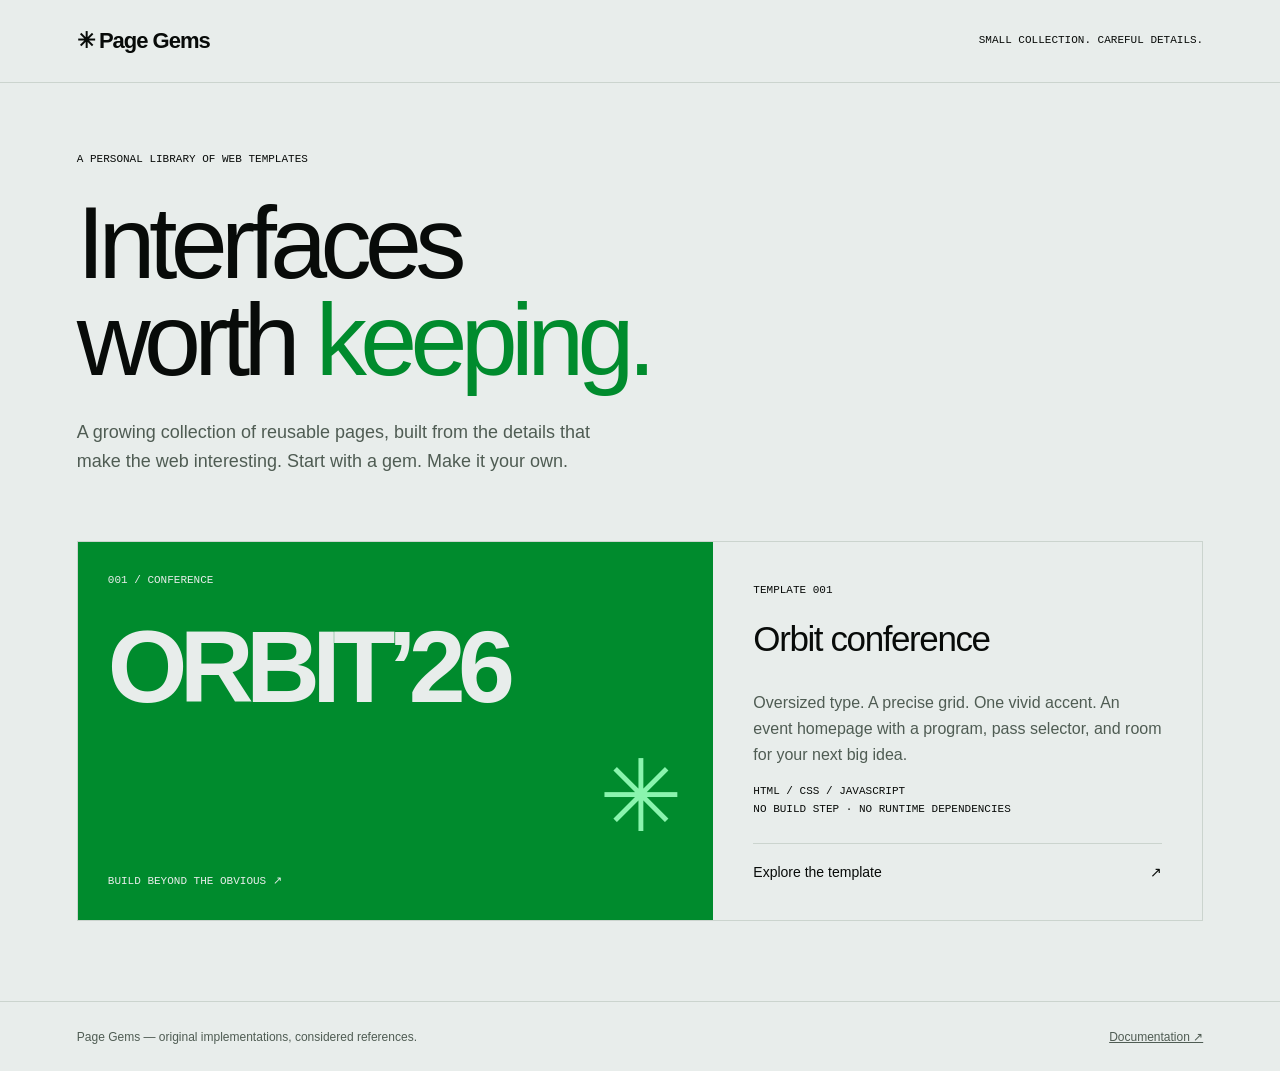
<file: index.html>
<!doctype html>
<html lang="en"><head><meta charset="utf-8"><meta name="viewport" content="width=device-width, initial-scale=1"><meta name="description" content="Page Gems — a growing collection of thoughtfully crafted, reusable web templates."><title>Page Gems — Interfaces worth keeping</title><style>
*{box-sizing:border-box}body{background:#e8edeb;color:#080b09;margin:0;font-family:Arial,Helvetica,sans-serif}a{color:inherit}header,main,footer{padding:28px clamp(24px,6vw,96px)}header{border-bottom:1px solid #cbd4ce;display:flex;justify-content:space-between;align-items:center}header a{text-decoration:none;font-weight:700;font-size:22px;letter-spacing:-1px}.mono{font:11px/1.6 ui-monospace,Consolas,monospace}main{padding-top:65px;padding-bottom:80px}h1{font-size:clamp(52px,8vw,120px);font-weight:500;line-height:.95;letter-spacing:-.065em;margin:25px 0 30px;max-width:1000px}h1 span{color:#008b2d}.intro{font-size:18px;line-height:1.6;max-width:550px;color:#4f5c53;margin-bottom:65px}.template{display:grid;grid-template-columns:1.3fr 1fr;border:1px solid #cbd4ce;text-decoration:none}.preview{background:#008b2d;color:#e8edeb;min-height:330px;padding:30px;display:flex;flex-direction:column;justify-content:space-between;overflow:hidden}.preview strong{font-size:clamp(55px,8vw,120px);letter-spacing:-.075em;line-height:1}.preview .symbol{font-size:100px;line-height:1;color:#8af4ae;align-self:flex-end}.description{padding:40px;display:flex;flex-direction:column;justify-content:center}h2{font-weight:500;letter-spacing:-.04em;font-size:35px;margin:20px 0 15px}.description p{line-height:1.6;color:#4f5c53}.open{border-top:1px solid #cbd4ce;margin-top:25px;padding-top:20px;display:flex;justify-content:space-between;font-size:14px}.template:hover .open{color:#008b2d}a:focus-visible{outline:3px solid #085bc0;outline-offset:5px}footer{border-top:1px solid #cbd4ce;display:flex;justify-content:space-between;gap:20px;font-size:12px;color:#4f5c53}@media(max-width:650px){.template{grid-template-columns:1fr}.preview{min-height:270px}.preview strong{font-size:18vw}.description{padding:26px}header .mono{font-size:9px}footer{flex-direction:column}}
</style></head><body><header><a href="index.html">✳ Page Gems</a><span class="mono">SMALL COLLECTION. CAREFUL DETAILS.</span></header><main><span class="mono">A PERSONAL LIBRARY OF WEB TEMPLATES</span><h1>Interfaces<br>worth <span>keeping.</span></h1><p class="intro">A growing collection of reusable pages, built from the details that make the web interesting. Start with a gem. Make it your own.</p><a class="template" href="templates/orbit-conference/index.html"><div class="preview" aria-hidden="true"><span class="mono">001 / CONFERENCE</span><strong>ORBIT’26</strong><span class="symbol">✳</span><span class="mono">BUILD BEYOND THE OBVIOUS ↗</span></div><div class="description"><span class="mono">TEMPLATE 001</span><h2>Orbit conference</h2><p>Oversized type. A precise grid. One vivid accent. An event homepage with a program, pass selector, and room for your next big idea.</p><span class="mono">HTML / CSS / JAVASCRIPT<br>NO BUILD STEP · NO RUNTIME DEPENDENCIES</span><span class="open">Explore the template <span aria-hidden="true">↗</span></span></div></a></main><footer><span>Page Gems — original implementations, considered references.</span><a href="README.md">Documentation ↗</a></footer></body></html>
</file>
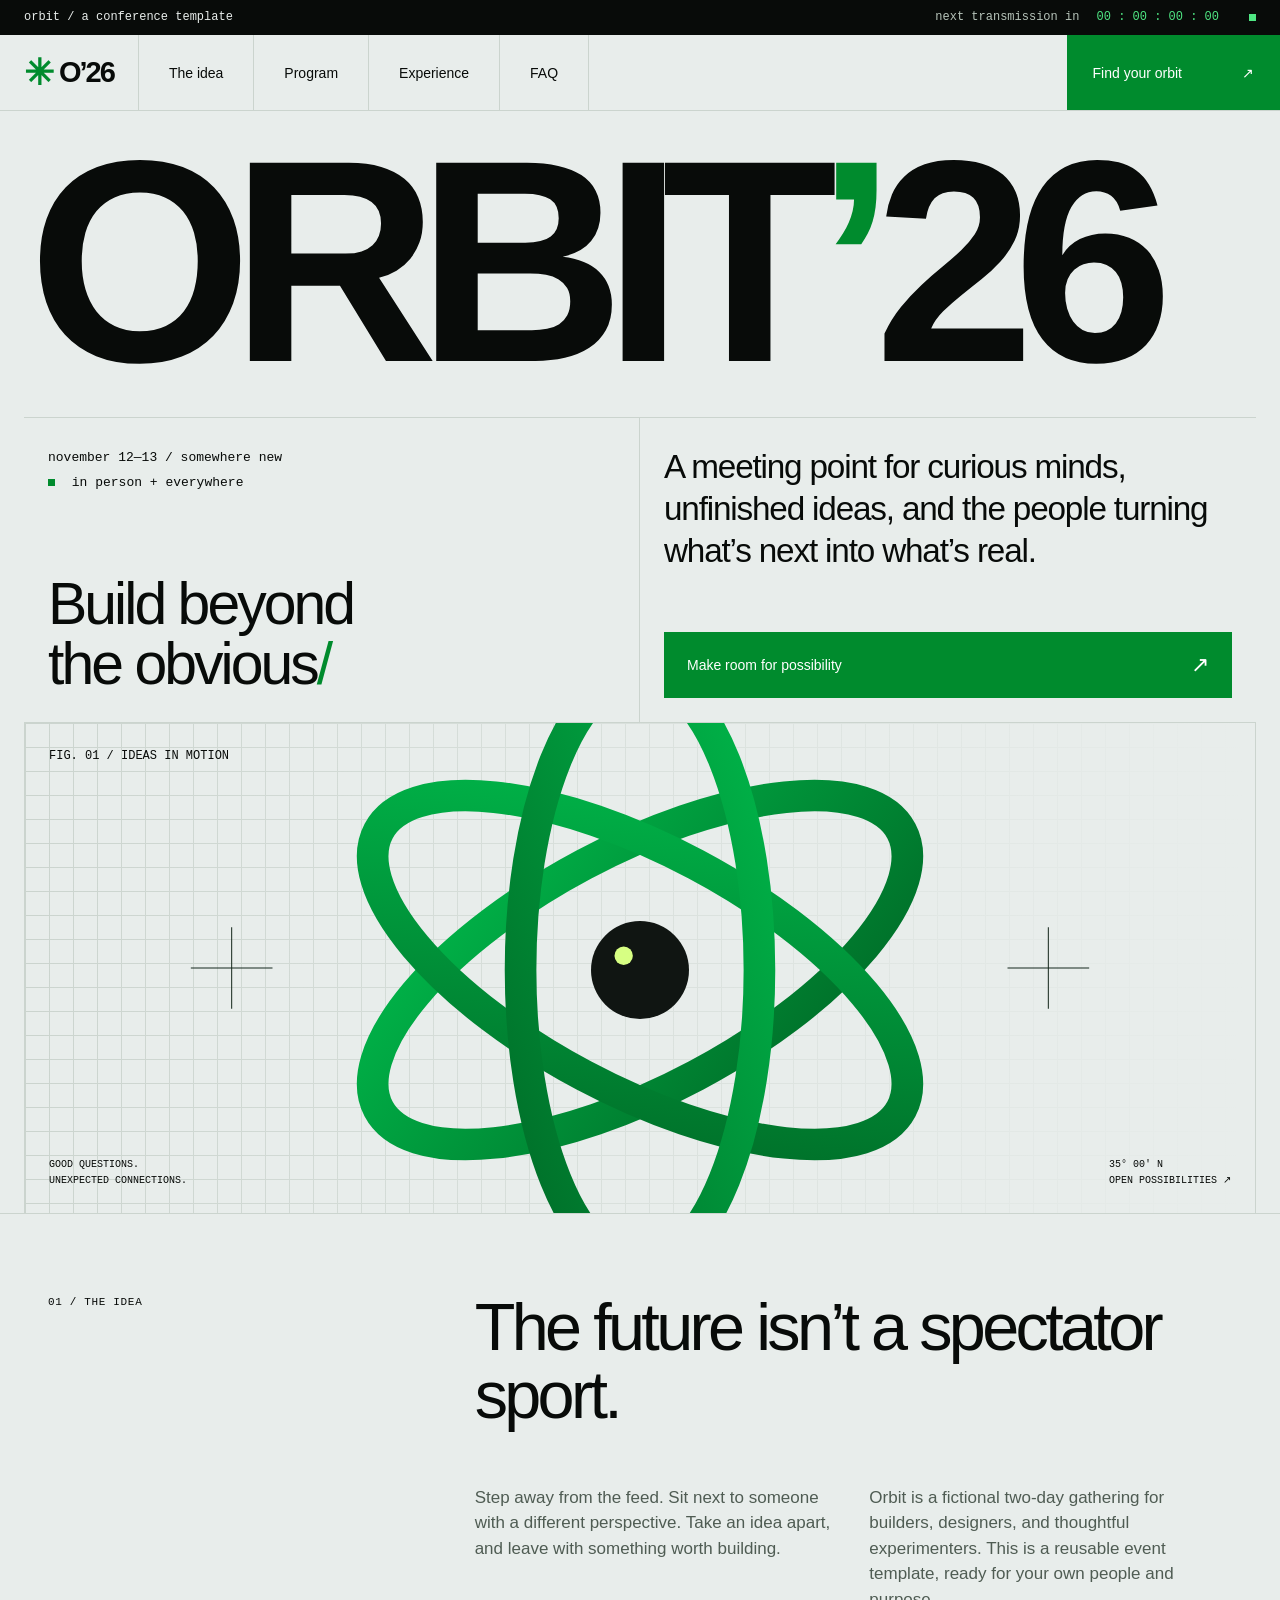
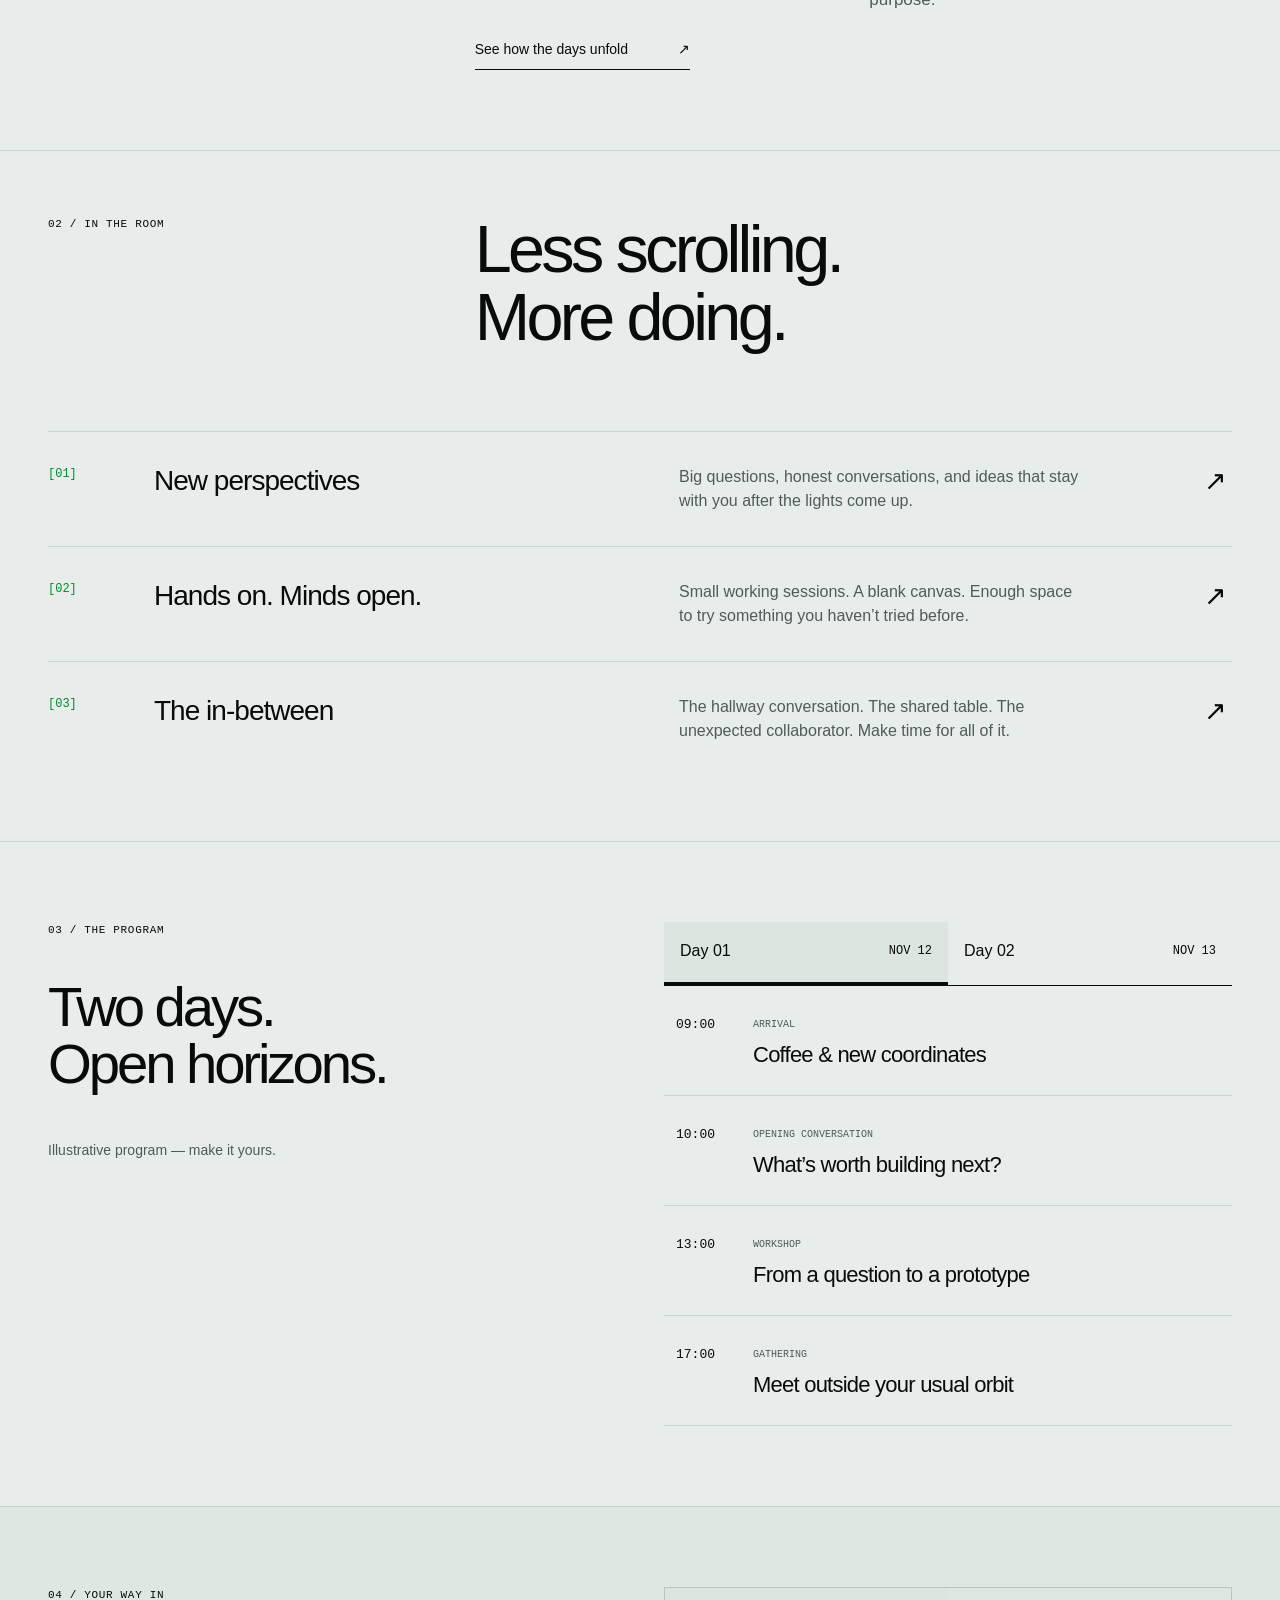
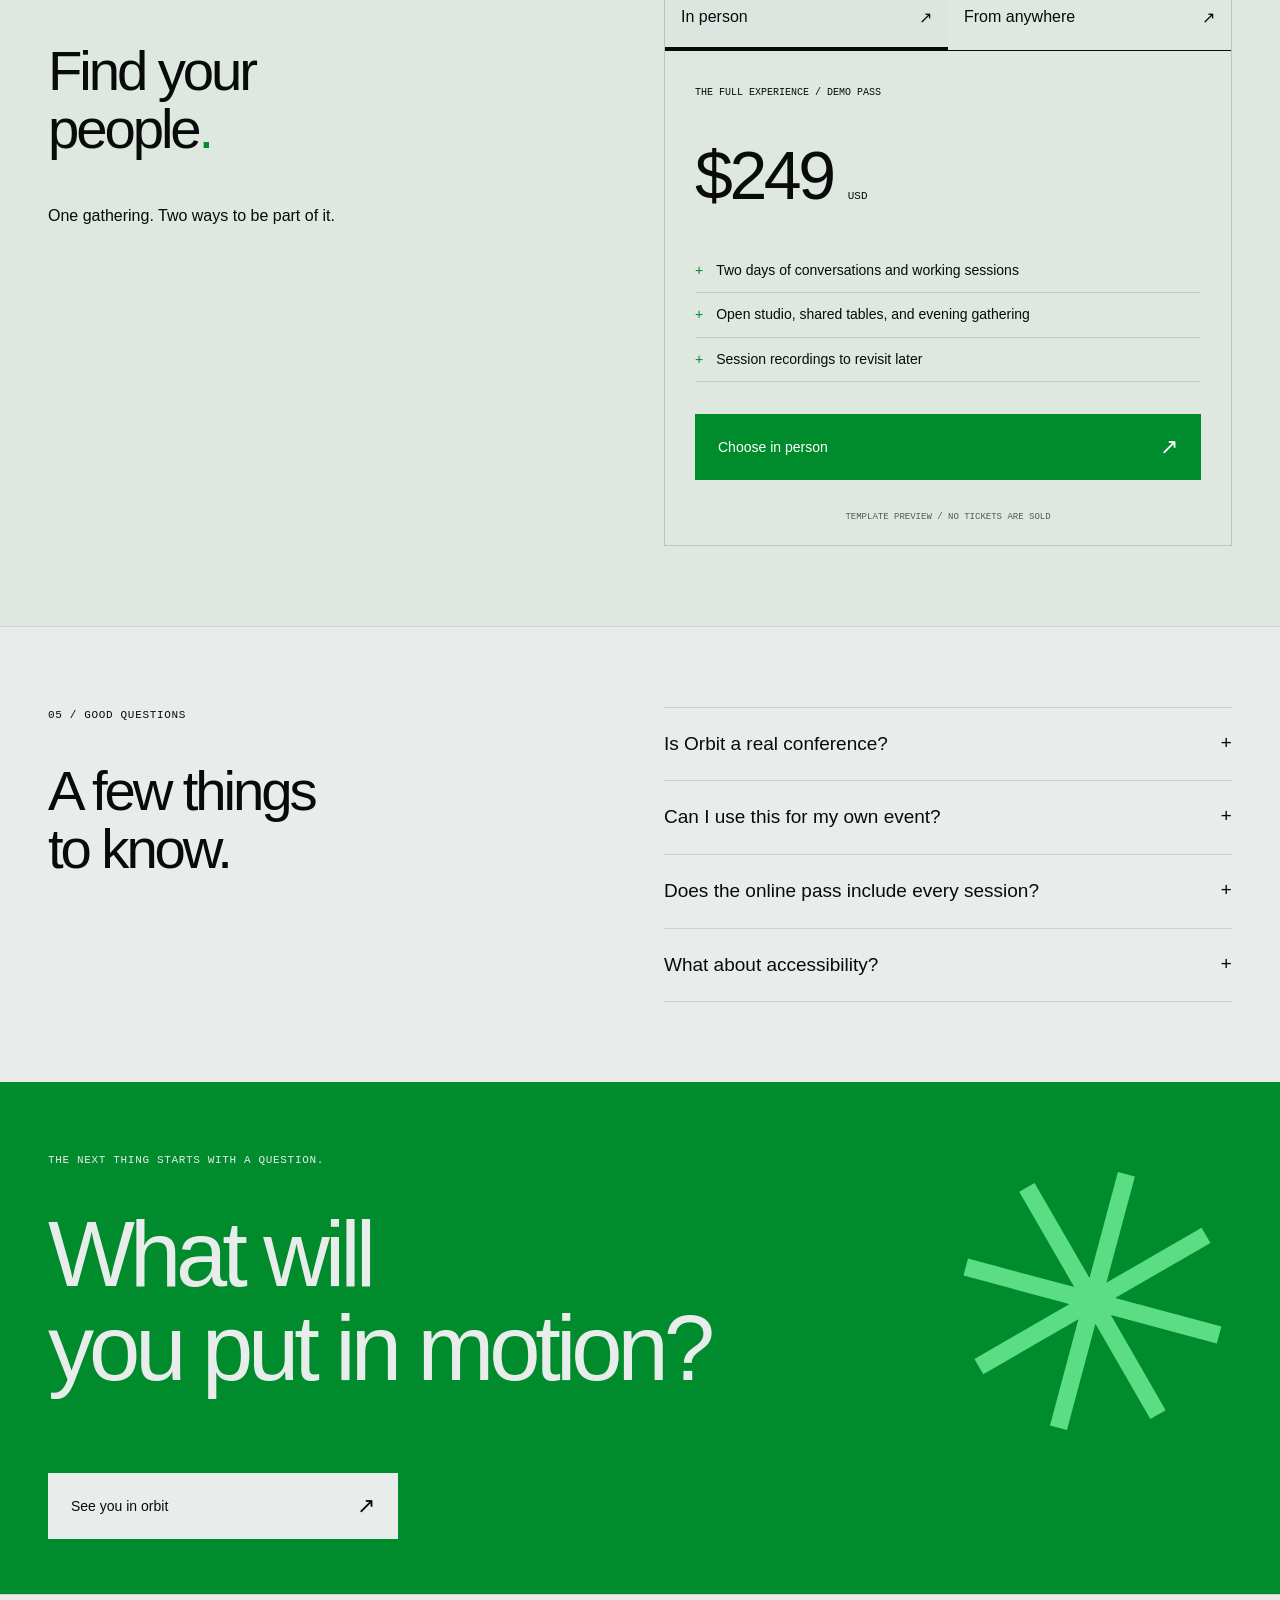
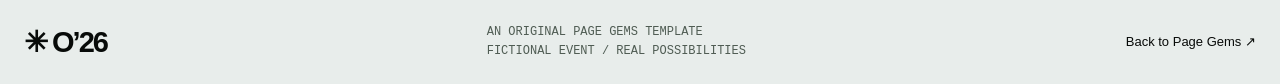
<file: templates/orbit-conference/index.html>
<!doctype html>
<html lang="en">
<head>
  <meta charset="utf-8"><meta name="viewport" content="width=device-width, initial-scale=1">
  <meta name="description" content="Orbit — an original conference homepage template by Page Gems. A fictional gathering for people building what comes next.">
  <meta name="theme-color" content="#e8edeb"><title>Orbit ’26 — Build beyond the obvious</title>
  <link rel="stylesheet" href="styles.css"><script src="script.js" defer></script>
</head>
<body>
<a class="skip-link" href="#main">Skip to content</a>
<div class="signal mono"><span>orbit / a conference template</span><span class="countdown-label">next transmission in <span id="countdown">— : — : — : —</span></span><span class="signal-dot" aria-hidden="true"></span></div>
<header class="navigation">
  <a class="brand" href="#" aria-label="Orbit home"><span class="brand-icon" aria-hidden="true">✳</span> O’26</a>
  <button class="menu-toggle" aria-expanded="false" aria-controls="navigation-links">Menu <span aria-hidden="true">+</span></button>
  <nav id="navigation-links" aria-label="Main navigation"><a href="#about">The idea</a><a href="#program">Program</a><a href="#experience">Experience</a><a href="#faq">FAQ</a></nav>
  <a class="nav-pass" href="#passes">Find your orbit <span aria-hidden="true">↗</span></a>
</header>
<main id="main">
  <section class="hero" aria-labelledby="hero-title">
    <h1 id="hero-title">ORBIT<span class="apostrophe">’</span>26</h1>
    <div class="hero-grid">
      <div class="hero-meta"><p class="mono">november 12—13 / somewhere new<br><span class="tiny-square" aria-hidden="true"></span> in person + everywhere</p><p class="hero-tagline">Build beyond<br>the obvious<span class="green">/</span></p></div>
      <div class="hero-intro"><p>A meeting point for curious minds, unfinished ideas, and the people turning what’s next into what’s real.</p><a class="button" href="#passes">Make room for possibility <span aria-hidden="true">↗</span></a></div>
    </div>
    <div class="orbit-art" role="img" aria-label="Abstract green orbital rings floating above a fine technical grid">
      <div class="art-coordinate mono">FIG. 01 / IDEAS IN MOTION</div>
      <svg viewBox="0 0 1200 480" aria-hidden="true"><defs><linearGradient id="surface" x1="0" y1="0" x2="1" y2="1"><stop stop-color="#00b74a"/><stop offset="1" stop-color="#006b27"/></linearGradient></defs><g fill="none" stroke="url(#surface)" stroke-width="31"><ellipse cx="600" cy="242" rx="290" ry="117" transform="rotate(-28 600 242)"/><ellipse cx="600" cy="242" rx="290" ry="117" transform="rotate(28 600 242)"/><ellipse cx="600" cy="242" rx="290" ry="117" transform="rotate(90 600 242)"/></g><circle cx="600" cy="242" r="48" fill="#101512"/><circle cx="584" cy="228" r="9" fill="#d7ff83"/><g stroke="#17291e" stroke-width="1"><path d="M160 240h80m-40-40v80M960 240h80m-40-40v80"/></g></svg>
      <div class="art-caption mono"><span>GOOD QUESTIONS.<br>UNEXPECTED CONNECTIONS.</span><span>35° 00′ N<br>OPEN POSSIBILITIES ↗</span></div>
    </div>
  </section>
  <section id="about" class="about section-grid">
    <div class="eyebrow mono">01 / THE IDEA</div>
    <div><h2>The future isn’t a spectator sport.</h2><div class="about-copy"><p>Step away from the feed. Sit next to someone with a different perspective. Take an idea apart, and leave with something worth building.</p><p>Orbit is a fictional two-day gathering for builders, designers, and thoughtful experimenters. This is a reusable event template, ready for your own people and purpose.</p></div><a class="text-link" href="#program">See how the days unfold <span aria-hidden="true">↗</span></a></div>
  </section>
  <section id="experience" class="experience">
    <div class="section-heading"><span class="eyebrow mono">02 / IN THE ROOM</span><h2>Less scrolling.<br>More doing.</h2></div>
    <div class="experience-row"><span class="row-number mono">[01]</span><h3>New perspectives</h3><p>Big questions, honest conversations, and ideas that stay with you after the lights come up.</p><span aria-hidden="true">↗</span></div>
    <div class="experience-row"><span class="row-number mono">[02]</span><h3>Hands on. Minds open.</h3><p>Small working sessions. A blank canvas. Enough space to try something you haven’t tried before.</p><span aria-hidden="true">↗</span></div>
    <div class="experience-row"><span class="row-number mono">[03]</span><h3>The in-between</h3><p>The hallway conversation. The shared table. The unexpected collaborator. Make time for all of it.</p><span aria-hidden="true">↗</span></div>
  </section>
  <section id="program" class="program section-grid">
    <div><span class="eyebrow mono">03 / THE PROGRAM</span><h2>Two days.<br>Open horizons.</h2><p class="muted">Illustrative program — make it yours.</p></div>
    <div class="tab-group"><div class="tabs" role="tablist" aria-label="Program day"><button id="day-one-tab" role="tab" aria-selected="true" aria-controls="day-one">Day 01 <span class="mono">NOV 12</span></button><button id="day-two-tab" role="tab" aria-selected="false" aria-controls="day-two" tabindex="-1">Day 02 <span class="mono">NOV 13</span></button></div>
      <div id="day-one" role="tabpanel" aria-labelledby="day-one-tab" tabindex="0"><div class="session"><time>09:00</time><div><span class="mono">ARRIVAL</span><h3>Coffee & new coordinates</h3></div></div><div class="session"><time>10:00</time><div><span class="mono">OPENING CONVERSATION</span><h3>What’s worth building next?</h3></div></div><div class="session"><time>13:00</time><div><span class="mono">WORKSHOP</span><h3>From a question to a prototype</h3></div></div><div class="session"><time>17:00</time><div><span class="mono">GATHERING</span><h3>Meet outside your usual orbit</h3></div></div></div>
      <div id="day-two" role="tabpanel" aria-labelledby="day-two-tab" tabindex="0" hidden><div class="session"><time>09:30</time><div><span class="mono">MORNING NOTES</span><h3>Fresh eyes on yesterday’s ideas</h3></div></div><div class="session"><time>11:00</time><div><span class="mono">OPEN STUDIO</span><h3>Build it. Break it. Try again.</h3></div></div><div class="session"><time>14:00</time><div><span class="mono">SHOW & TELL</span><h3>Work in progress, out in the open</h3></div></div><div class="session"><time>16:00</time><div><span class="mono">CLOSING</span><h3>A beginning, not an ending</h3></div></div></div>
    </div>
  </section>
  <section id="passes" class="passes section-grid"><div><span class="eyebrow mono">04 / YOUR WAY IN</span><h2>Find your<br>people<span class="green">.</span></h2><p>One gathering. Two ways to be part of it.</p></div><div class="tab-group pass-panel"><div class="tabs" role="tablist" aria-label="Attendance format"><button id="in-person-tab" role="tab" aria-selected="true" aria-controls="in-person">In person <span aria-hidden="true">↗</span></button><button id="online-tab" role="tab" aria-selected="false" aria-controls="online" tabindex="-1">From anywhere <span aria-hidden="true">↗</span></button></div><div id="in-person" role="tabpanel" aria-labelledby="in-person-tab"><span class="mono pass-label">THE FULL EXPERIENCE / DEMO PASS</span><p class="price">$249<span>USD</span></p><ul><li>Two days of conversations and working sessions</li><li>Open studio, shared tables, and evening gathering</li><li>Session recordings to revisit later</li></ul><button class="button register" data-pass="In-person demo pass — $249 USD">Choose in person <span aria-hidden="true">↗</span></button></div><div id="online" role="tabpanel" aria-labelledby="online-tab" hidden><span class="mono pass-label">A WINDOW INTO ORBIT / DEMO PASS</span><p class="price">Free<span>ONLINE</span></p><ul><li>Opening and closing conversations streamed live</li><li>Selected session recordings</li><li>Watch from wherever you build</li></ul><button class="button register" data-pass="Online demo pass — free">Choose online <span aria-hidden="true">↗</span></button></div><p class="demo-note mono">TEMPLATE PREVIEW / NO TICKETS ARE SOLD</p></div></section>
  <section id="faq" class="faq section-grid"><div><span class="eyebrow mono">05 / GOOD QUESTIONS</span><h2>A few things<br>to know.</h2></div><div><details><summary>Is Orbit a real conference?</summary><p>No. Orbit is original demo content for the Page Gems template collection. Dates, program, and pass prices are illustrative. No bookings or payments are processed.</p></details><details><summary>Can I use this for my own event?</summary><p>Yes. Replace the name, copy, program, and dates, then connect the pass buttons to your own registration service. Start with the included README.</p></details><details><summary>Does the online pass include every session?</summary><p>This demo offers selected streamed sessions and recordings. Edit the pass descriptions to match your real event before publishing.</p></details><details><summary>What about accessibility?</summary><p>The template includes keyboard navigation, visible focus, semantic sections, and reduced-motion support. Your final content and registration service still need their own accessibility review.</p></details></div></section>
  <section class="closing"><span class="eyebrow mono">THE NEXT THING STARTS WITH A QUESTION.</span><h2>What will<br>you put in motion?</h2><a class="button light" href="#passes">See you in orbit <span aria-hidden="true">↗</span></a><span class="closing-star" aria-hidden="true">✳</span></section>
</main>
<footer><a class="brand" href="#">✳ O’26</a><p class="mono">AN ORIGINAL PAGE GEMS TEMPLATE<br>FICTIONAL EVENT / REAL POSSIBILITIES</p><a href="../../index.html">Back to Page Gems <span aria-hidden="true">↗</span></a></footer>
<dialog id="registration" aria-labelledby="dialog-title"><form method="dialog"><button class="dialog-close" aria-label="Close dialog">×</button><span class="eyebrow mono">TEMPLATE DEMO</span><h2 id="dialog-title">You found your orbit.</h2><p id="chosen-pass"></p><p>This is a preview, not a booking. No information is collected and no payment will be taken. Connect this button to your registration service when you make the template yours.</p><button class="button">Back to exploring <span aria-hidden="true">↗</span></button></form></dialog>
</body></html>
</file>
<file: templates/orbit-conference/styles.css>
:root{--paper:#e8edeb;--ink:#080b09;--green:#008b2d;--line:#cbd4ce;--muted:#4f5c53;--mono:ui-monospace,SFMono-Regular,Consolas,monospace}*{box-sizing:border-box}html{scroll-behavior:smooth;scroll-padding-top:20px}body{margin:0;background:var(--paper);color:var(--ink);font-family:Arial,Helvetica,sans-serif;-webkit-font-smoothing:antialiased}a{color:inherit;text-decoration:none}button{font:inherit;color:inherit;cursor:pointer}a,button,summary{-webkit-tap-highlight-color:transparent}button:focus-visible,a:focus-visible,summary:focus-visible,[tabindex]:focus-visible{outline:3px solid #085bc0;outline-offset:5px}button{border-radius:0}p{line-height:1.5}h1,h2,h3,p{margin-top:0}h2{font-size:clamp(38px,5.2vw,76px);font-weight:500;line-height:1.02;letter-spacing:-.055em}h3{font-weight:500;letter-spacing:-.035em}.mono{font-family:var(--mono);font-size:12px;line-height:1.6}.green{color:var(--green)}.muted{color:var(--muted);font-size:14px}.eyebrow{display:block;font-size:11px;letter-spacing:.06em;margin-bottom:38px}.skip-link{position:fixed;top:-100px;left:15px;background:var(--ink);color:white;padding:16px;z-index:20}.skip-link:focus{top:10px}.signal{background:var(--ink);color:var(--paper);min-height:34px;display:flex;align-items:center;gap:30px;padding:8px 24px}.countdown-label{margin-left:auto;color:#b7c4ba}#countdown{color:#4fe783;white-space:nowrap;margin-left:10px}.signal-dot,.tiny-square{width:7px;height:7px;background:var(--green);display:inline-block}.signal-dot{background:#4fe783}.navigation{display:flex;min-height:76px;border-bottom:1px solid var(--line)}.brand{font-size:29px;font-weight:bold;letter-spacing:-2px;white-space:nowrap;display:flex;align-items:center;gap:7px;padding:16px 24px}.brand-icon{color:var(--green);font-size:36px}.navigation .brand{border-right:1px solid var(--line)}nav{display:flex;flex:1}nav a{padding:28px 30px;border-right:1px solid var(--line);font-size:14px;display:flex;align-items:center}nav a:hover{background:#dce5df}.nav-pass{background:var(--green);color:white;padding:25px 26px;display:flex;align-items:center;gap:60px;font-size:14px}.nav-pass:hover,.button:hover{background:#006d23}.menu-toggle{display:none}.hero h1{font-size:clamp(90px,22.5vw,370px);font-weight:800;line-height:.9;letter-spacing:-.075em;margin:0;padding:21px 2.2vw 26px;white-space:nowrap}.apostrophe{color:var(--green)}.hero-grid{display:grid;grid-template-columns:1fr 1fr;border-block:1px solid var(--line);margin-inline:24px}.hero-meta{padding:28px 24px;display:flex;flex-direction:column;justify-content:space-between;border-right:1px solid var(--line);gap:65px}.hero-meta .mono{font-size:13px;line-height:1.9}.tiny-square{margin-right:9px}.hero-tagline{font-size:clamp(36px,4.6vw,64px);letter-spacing:-.05em;line-height:1.02;margin:0}.hero-intro{display:flex;flex-direction:column;justify-content:space-between}.hero-intro>p{font-size:clamp(22px,2.6vw,38px);letter-spacing:-.035em;line-height:1.25;padding:28px 24px;margin:0}.button{border:0;background:var(--green);color:white;display:flex;justify-content:space-between;align-items:center;gap:25px;min-height:64px;padding:22px 23px;text-align:left;font-size:14px;transition:background .15s}.button span{font-size:22px;line-height:1}.hero-intro .button{margin:24px}.orbit-art{height:490px;margin:0 24px;position:relative;overflow:hidden;border-inline:1px solid var(--line);background-image:linear-gradient(var(--line) 1px,transparent 1px),linear-gradient(90deg,var(--line) 1px,transparent 1px);background-size:24px 24px}.orbit-art:after{content:"";position:absolute;inset:0;background:linear-gradient(90deg,transparent,var(--paper));pointer-events:none}.orbit-art svg{width:100%;height:100%;position:relative;z-index:1;overflow:visible}.art-coordinate{position:absolute;top:24px;left:24px;z-index:2}.art-caption{position:absolute;bottom:24px;left:24px;right:24px;z-index:2;display:flex;justify-content:space-between;font-size:10px}.section-grid{display:grid;grid-template-columns:1fr 1fr;padding:80px 48px;gap:48px;border-top:1px solid var(--line)}.about{grid-template-columns:1fr 2fr}.about h2{max-width:820px}.about-copy{display:grid;grid-template-columns:1fr 1fr;gap:32px;color:var(--muted);font-size:17px}.text-link{display:inline-flex;border-bottom:1px solid var(--ink);padding:12px 0;gap:50px;font-size:14px}.text-link:hover{color:var(--green)}.experience{padding:65px 48px;border-top:1px solid var(--line)}.section-heading{display:grid;grid-template-columns:1fr 2fr;gap:48px;margin-bottom:24px}.experience-row{display:grid;grid-template-columns:80px 1fr 1fr 28px;gap:26px;align-items:start;padding:33px 0;border-top:1px solid var(--line)}.row-number{color:var(--green)}.experience-row h3{font-size:28px;margin:0}.experience-row p{font-size:16px;color:var(--muted);max-width:400px;margin:0}.experience-row>span:last-child{font-size:27px}.program h2,.passes h2,.faq h2{font-size:clamp(38px,4.4vw,65px)}.tabs{display:flex;border-bottom:1px solid var(--ink);gap:0}.tabs button{flex:1;padding:20px 16px;background:transparent;border:0;border-bottom:3px solid transparent;display:flex;justify-content:space-between;gap:10px;font-size:16px}.tabs button[aria-selected=true]{border-bottom-color:var(--ink);background:#dce5df}.tabs button:hover{background:#d7e1d9}.session{display:flex;gap:38px;padding:27px 12px;border-bottom:1px solid var(--line)}.session time{font-family:var(--mono);font-size:13px;padding-top:4px}.session .mono{font-size:10px;color:var(--muted)}.session h3{font-size:22px;margin:9px 0 0}.passes{background:#dfe7e1}.pass-panel{border:1px solid #b9c6bd}.pass-panel [role=tabpanel]{padding:30px}.pass-label{font-size:10px}.price{font-size:68px;letter-spacing:-.05em;margin:23px 0}.price span{font-family:var(--mono);font-size:11px;letter-spacing:0;margin-left:15px}.pass-panel ul{list-style:none;padding:0;margin:0 0 32px;font-size:14px}.pass-panel li{padding:12px 0;border-bottom:1px solid #c4d0c7;line-height:1.4}.pass-panel li:before{content:"+";margin-right:13px;color:var(--green)}.pass-panel .button{width:100%}.demo-note{text-align:center;font-size:9px;margin:0;padding:0 10px 20px;color:var(--muted)}details{border-bottom:1px solid var(--line);padding:24px 0}details:first-child{border-top:1px solid var(--line)}summary{cursor:pointer;font-size:19px;list-style:none;display:flex;justify-content:space-between;gap:22px;line-height:1.3}summary::-webkit-details-marker{display:none}summary:after{content:"+";font-family:var(--mono)}details[open] summary:after{content:"−"}details p{color:var(--muted);font-size:16px;margin:20px 28px 0 0}.closing{background:var(--green);color:var(--paper);padding:70px 48px 55px;position:relative;overflow:hidden}.closing h2{font-size:clamp(48px,7.2vw,110px);position:relative;z-index:1}.closing .eyebrow{position:relative;z-index:1}.light{background:var(--paper);color:var(--ink);max-width:350px;position:relative;z-index:1}.light:hover{background:white}.closing-star{position:absolute;right:3vw;top:45px;font-size:360px;line-height:1;color:#5bdd84;transform:rotate(15deg)}footer{padding:28px 24px;display:flex;align-items:center;justify-content:space-between;gap:30px;border-top:1px solid var(--line)}footer .brand{padding:0}footer p{font-size:9px;margin:0;color:var(--muted)}footer>a:last-child{font-size:13px}dialog{background:var(--paper);color:var(--ink);border:1px solid var(--ink);padding:42px;max-width:520px;width:calc(100% - 32px)}dialog::backdrop{background:#08110bc4}dialog h2{font-size:42px}dialog p{color:var(--muted)}dialog .button{width:100%;margin-top:28px}.dialog-close{position:absolute;right:14px;top:10px;background:none;border:0;font-size:28px}.dialog-close:hover{color:var(--green)}[hidden]{display:none!important}
@media(min-width:1600px){body{max-width:1800px;margin:auto;border-inline:1px solid var(--line)}}
@media(max-width:1000px){nav a{padding:20px 15px}.nav-pass{gap:20px;padding:20px}.section-grid,.experience{padding:55px 30px;gap:30px}.hero-meta{gap:35px}.section-heading{gap:30px}.experience-row{grid-template-columns:45px 1fr 1fr 20px;gap:18px}.experience-row h3{font-size:24px}.tabs button{font-size:14px}.tabs .mono{font-size:10px}.orbit-art{height:410px}.closing-star{right:-70px;font-size:300px;opacity:.7}}
@media(max-width:700px){.signal{padding:8px 16px;font-size:9px;gap:10px}.countdown-label{font-size:0}.countdown-label #countdown{font-size:10px;margin:0}.signal-dot{display:none}.navigation{min-height:64px;flex-wrap:wrap}.brand{font-size:24px;padding:12px 16px}.brand-icon{font-size:29px}.menu-toggle{display:flex;margin-left:auto;align-items:center;gap:24px;background:none;border:0;padding:18px;font-size:13px}.nav-pass{padding:16px;font-size:12px;gap:15px;border-left:1px solid var(--line)}nav{display:none;order:3;width:100%;flex:none;border-top:1px solid var(--line)}nav.is-open{display:grid;grid-template-columns:1fr 1fr}nav a{padding:18px;border-bottom:1px solid var(--line)}.hero h1{font-size:22vw;padding:24px 3vw;letter-spacing:-.075em}.hero-grid{grid-template-columns:1fr;margin-inline:16px}.hero-meta{padding:22px 16px;border-right:0;border-bottom:1px solid var(--line);gap:30px}.hero-meta .mono{font-size:11px}.hero-tagline{font-size:47px}.hero-intro>p{padding:24px 16px;font-size:25px}.hero-intro .button{margin:0 16px 24px}.orbit-art{height:320px;margin-inline:16px}.orbit-art svg{width:145%;max-width:none;margin-left:-22.5%}.art-coordinate{top:16px;left:16px;font-size:9px}.art-caption{left:16px;right:16px;bottom:16px;font-size:8px}.section-grid{grid-template-columns:1fr;padding:48px 24px;gap:26px}.eyebrow{margin-bottom:25px}.about-copy{grid-template-columns:1fr;gap:0;font-size:16px}.about h2{font-size:43px}.about>.eyebrow{margin-bottom:0}.experience{padding:48px 24px}.section-heading{grid-template-columns:1fr;gap:0;margin:0}.section-heading h2{font-size:43px}.experience-row{grid-template-columns:33px 1fr 20px;gap:12px;padding:25px 0}.experience-row p{grid-column:2;grid-row:2;font-size:15px}.experience-row>span:last-child{grid-column:3;grid-row:1}.experience-row h3{font-size:25px}.program h2,.passes h2,.faq h2{font-size:43px;margin-bottom:24px}.tabs button{padding:18px 12px}.session{gap:24px;padding:24px 8px}.session h3{font-size:21px}.pass-panel [role=tabpanel]{padding:24px}.price{font-size:60px}summary{font-size:18px}.closing{padding:48px 24px}.closing h2{font-size:52px;max-width:400px}.closing-star{font-size:220px;right:-110px;top:58px;opacity:.4}.closing .eyebrow{font-size:9px;max-width:250px}footer{padding:26px 24px;display:grid;grid-template-columns:1fr 1fr;gap:24px}footer p{font-size:8px}footer>a:last-child{grid-column:1/-1}dialog{padding:35px 25px}dialog h2{font-size:38px}}
@media(prefers-reduced-motion:reduce){html{scroll-behavior:auto}*,*:before,*:after{transition:none!important}}
</file>
